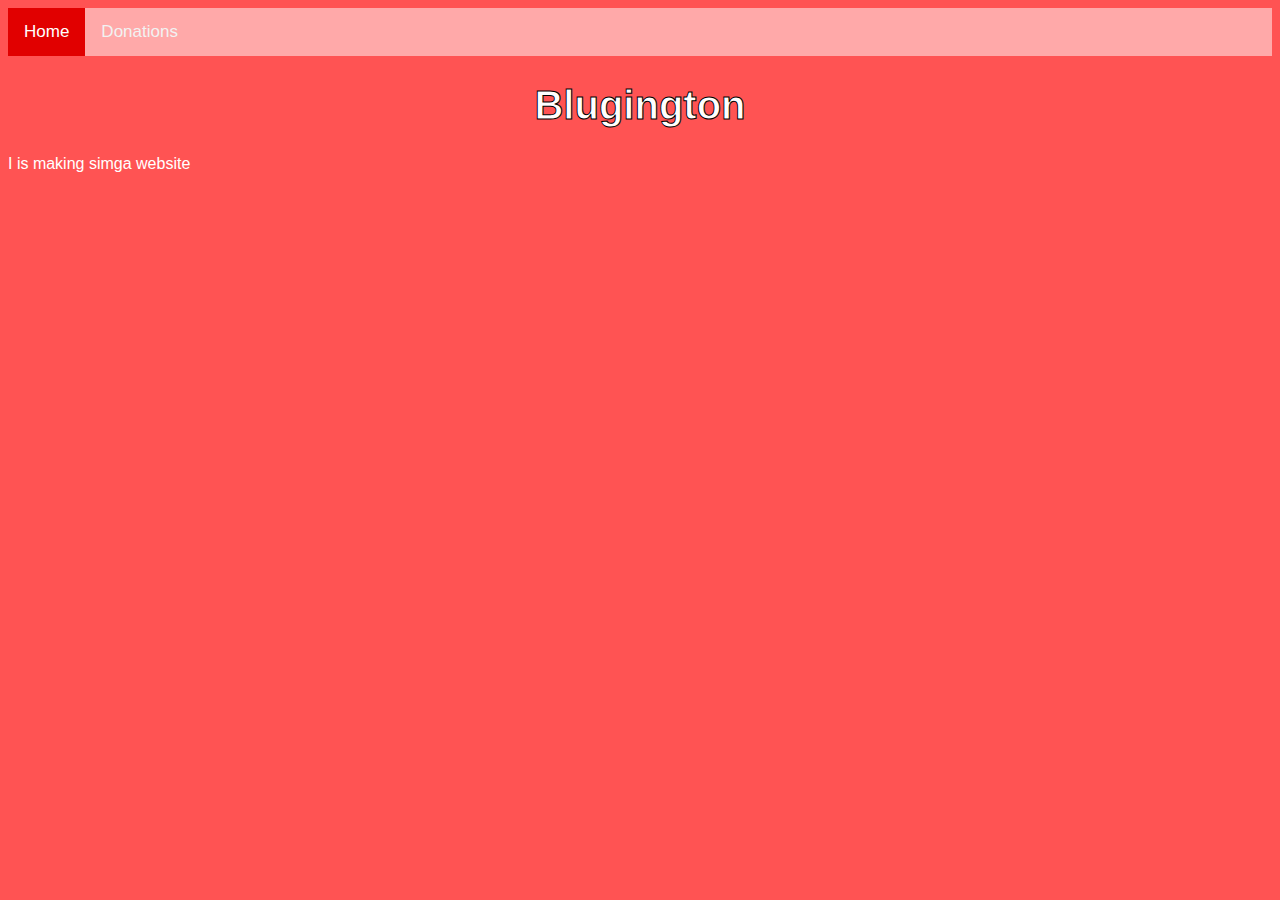
<file: index.html>
<!DOCTYPE html>
<html>
    <head>
        <link rel="stylesheet" href="red.css">
    </head>
    <body>

        <div class="topnav">
            <a class="active font" href="index.html">Home</a>
            <a class="font" href="dono.html">Donations</a>
        </div>

        <h1 class="title font">Blugington</h1>
        <p class="font">I is making simga website</p>
    </body>
</html>
</file>
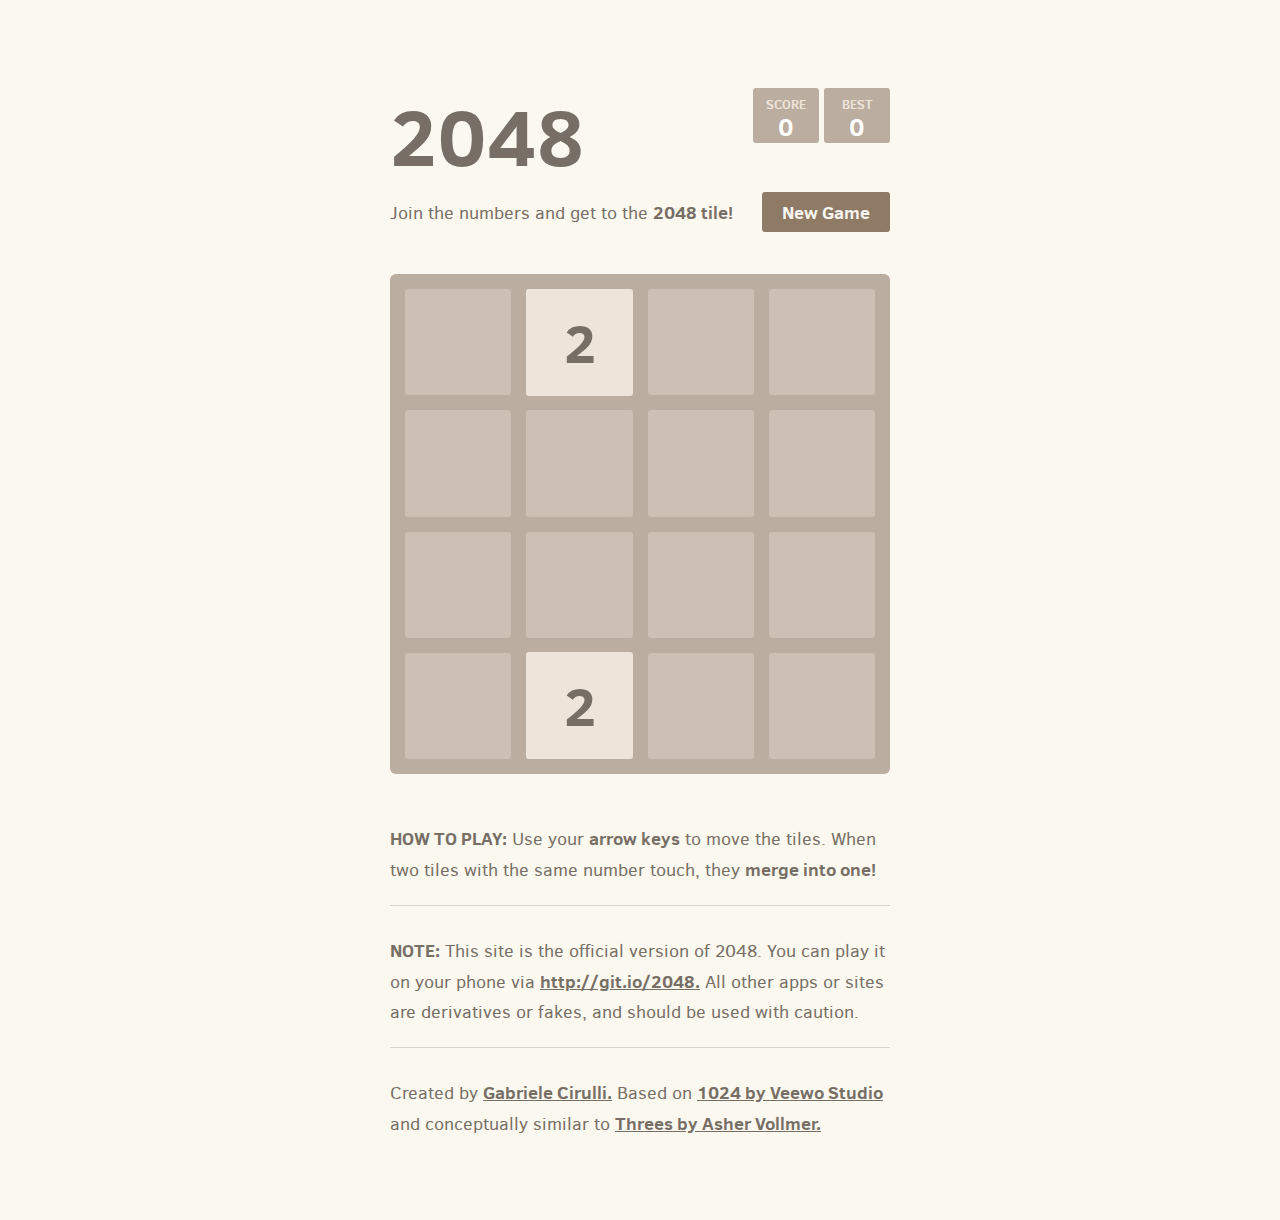
<file: Challenges/2048/index.html>
<!DOCTYPE html>
<html>
<head>
  <meta charset="utf-8">
  <title>2048</title>

  <link href="style/main.css" rel="stylesheet" type="text/css">
  <link rel="shortcut icon" href="favicon.ico">
  <link rel="apple-touch-icon" href="meta/apple-touch-icon.png">
  <link rel="apple-touch-startup-image" href="meta/apple-touch-startup-image-640x1096.png" media="(device-width: 320px) and (device-height: 568px) and (-webkit-device-pixel-ratio: 2)"> <!-- iPhone 5+ -->
  <link rel="apple-touch-startup-image" href="meta/apple-touch-startup-image-640x920.png"  media="(device-width: 320px) and (device-height: 480px) and (-webkit-device-pixel-ratio: 2)"> <!-- iPhone, retina -->
  <meta name="apple-mobile-web-app-capable" content="yes">
  <meta name="apple-mobile-web-app-status-bar-style" content="black">

  <meta name="HandheldFriendly" content="True">
  <meta name="MobileOptimized" content="320">
  <meta name="viewport" content="width=device-width, target-densitydpi=160dpi, initial-scale=1.0, maximum-scale=1, user-scalable=no, minimal-ui">
</head>
<body>
  <div class="container">
    <div class="heading">
      <h1 class="title">2048</h1>
      <div class="scores-container">
        <div class="score-container">0</div>
        <div class="best-container">0</div>
      </div>
    </div>

    <div class="above-game">
      <p class="game-intro">Join the numbers and get to the <strong>2048 tile!</strong></p>
      <a class="restart-button">New Game</a>
    </div>

    <div class="game-container">
      <div class="game-message">
        <p></p>
        <div class="lower">
	        <a class="keep-playing-button">Keep going</a>
          <a class="retry-button">Try again</a>
        </div>
      </div>

      <div class="grid-container">
        <div class="grid-row">
          <div class="grid-cell"></div>
          <div class="grid-cell"></div>
          <div class="grid-cell"></div>
          <div class="grid-cell"></div>
        </div>
        <div class="grid-row">
          <div class="grid-cell"></div>
          <div class="grid-cell"></div>
          <div class="grid-cell"></div>
          <div class="grid-cell"></div>
        </div>
        <div class="grid-row">
          <div class="grid-cell"></div>
          <div class="grid-cell"></div>
          <div class="grid-cell"></div>
          <div class="grid-cell"></div>
        </div>
        <div class="grid-row">
          <div class="grid-cell"></div>
          <div class="grid-cell"></div>
          <div class="grid-cell"></div>
          <div class="grid-cell"></div>
        </div>
      </div>

      <div class="tile-container">

      </div>
    </div>

    <p class="game-explanation">
      <strong class="important">How to play:</strong> Use your <strong>arrow keys</strong> to move the tiles. When two tiles with the same number touch, they <strong>merge into one!</strong>
    </p>
    <hr>
    <p>
    <strong class="important">Note:</strong> This site is the official version of 2048. You can play it on your phone via <a href="http://git.io/2048">http://git.io/2048.</a> All other apps or sites are derivatives or fakes, and should be used with caution.
    </p>
    <hr>
    <p>
    Created by <a href="http://gabrielecirulli.com" target="_blank">Gabriele Cirulli.</a> Based on <a href="https://itunes.apple.com/us/app/1024!/id823499224" target="_blank">1024 by Veewo Studio</a> and conceptually similar to <a href="http://asherv.com/threes/" target="_blank">Threes by Asher Vollmer.</a>
    </p>
  </div>

  <script src="js/bind_polyfill.js"></script>
  <script src="js/classlist_polyfill.js"></script>
  <script src="js/animframe_polyfill.js"></script>
  <script src="js/keyboard_input_manager.js"></script>
  <script src="js/html_actuator.js"></script>
  <script src="js/grid.js"></script>
  <script src="js/tile.js"></script>
  <script src="js/local_storage_manager.js"></script>
  <script src="js/game_manager.js"></script>
  <script src="js/application.js"></script>
</body>
</html>
</file>
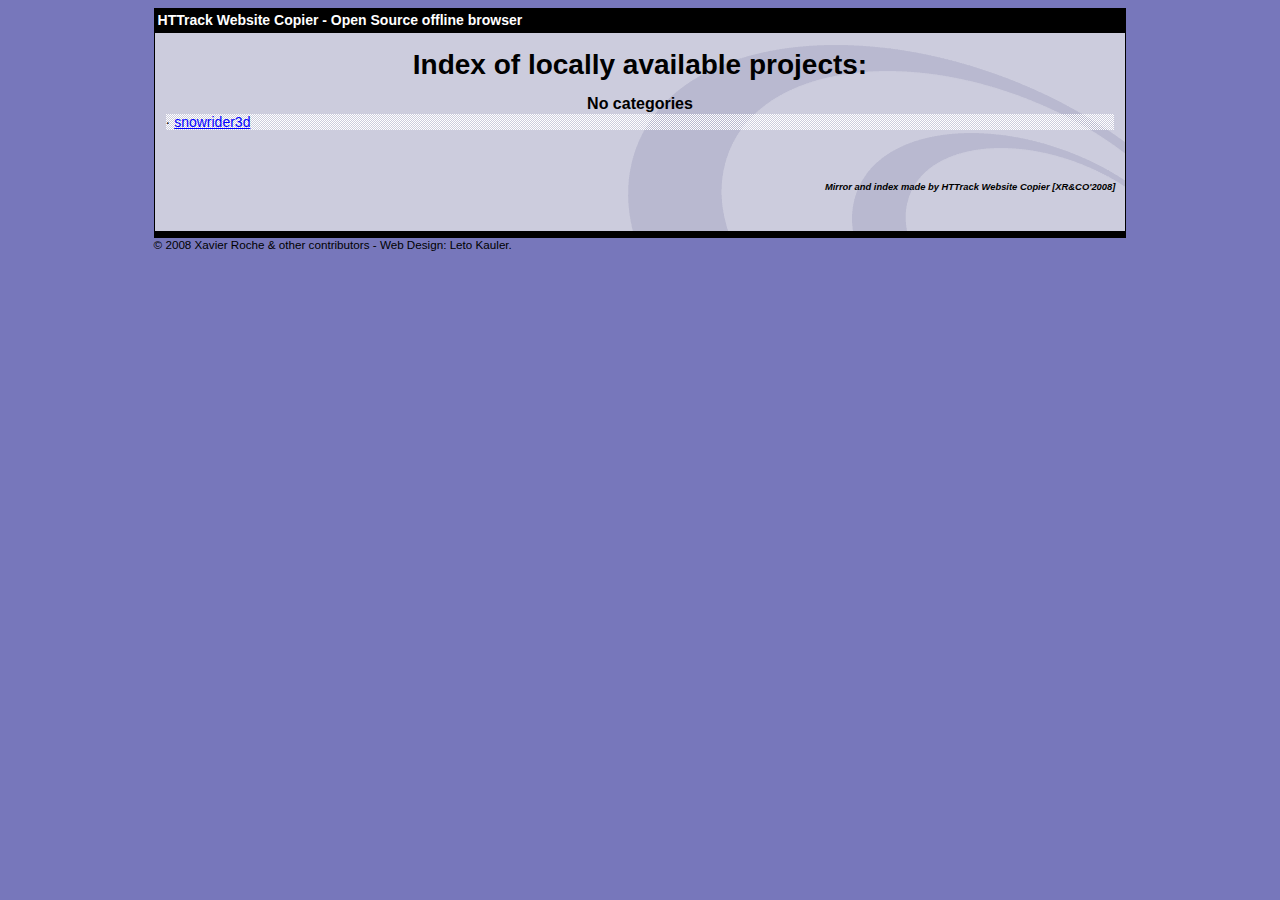
<file: Challenges/Snow Rider/index.html>
<html xmlns="http://www.w3.org/1999/xhtml" lang="en">

<head>
	<meta http-equiv="Content-Type" content="text/html; charset=utf-8" />
	<meta name="description" content="HTTrack is an easy-to-use website mirror utility. It allows you to download a World Wide website from the Internet to a local directory,building recursively all structures, getting html, images, and other files from the server to your computer. Links are rebuiltrelatively so that you can freely browse to the local site (works with any browser). You can mirror several sites together so that you can jump from one toanother. You can, also, update an existing mirror site, or resume an interrupted download. The robot is fully configurable, with an integrated help" />
	<meta name="keywords" content="httrack, HTTRACK, HTTrack, winhttrack, WINHTTRACK, WinHTTrack, offline browser, web mirror utility, aspirateur web, surf offline, web capture, www mirror utility, browse offline, local  site builder, website mirroring, aspirateur www, internet grabber, capture de site web, internet tool, hors connexion, unix, dos, windows 95, windows 98, solaris, ibm580, AIX 4.0, HTS, HTGet, web aspirator, web aspirateur, libre, GPL, GNU, free software" />
	<title>List of available projects - HTTrack Website Copier</title>
	<!-- Mirror and index made by HTTrack Website Copier/3.49-2 [XR&CO'2014] -->

	<style type="text/css">
	<!--

body {
	margin: 0;  padding: 0;  margin-bottom: 15px;  margin-top: 8px;
	background: #77b;
}
body, td {
	font: 14px "Trebuchet MS", Verdana, Arial, Helvetica, sans-serif;
	}

#subTitle {
	background: #000;  color: #fff;  padding: 4px;  font-weight: bold; 
	}

#siteNavigation a, #siteNavigation .current {
	font-weight: bold;  color: #448;
	}
#siteNavigation a:link    { text-decoration: none; }
#siteNavigation a:visited { text-decoration: none; }

#siteNavigation .current { background-color: #ccd; }

#siteNavigation a:hover   { text-decoration: none;  background-color: #fff;  color: #000; }
#siteNavigation a:active  { text-decoration: none;  background-color: #ccc; }


a:link    { text-decoration: underline;  color: #00f; }
a:visited { text-decoration: underline;  color: #000; }
a:hover   { text-decoration: underline;  color: #c00; }
a:active  { text-decoration: underline; }

#pageContent {
	clear: both;
	border-bottom: 6px solid #000;
	padding: 10px;  padding-top: 20px;
	line-height: 1.65em;
	background-image: url(backblue.gif);
	background-repeat: no-repeat;
	background-position: top right;
	}

#pageContent, #siteNavigation {
	background-color: #ccd;
	}


.imgLeft  { float: left;   margin-right: 10px;  margin-bottom: 10px; }
.imgRight { float: right;  margin-left: 10px;   margin-bottom: 10px; }

hr { height: 1px;  color: #000;  background-color: #000;  margin-bottom: 15px; }

h1 { margin: 0;  font-weight: bold;  font-size: 2em; }
h2 { margin: 0;  font-weight: bold;  font-size: 1.6em; }
h3 { margin: 0;  font-weight: bold;  font-size: 1.3em; }
h4 { margin: 0;  font-weight: bold;  font-size: 1.18em; }

.blak { background-color: #000; }
.hide { display: none; }
.tableWidth { min-width: 400px; }

.tblRegular       { border-collapse: collapse; }
.tblRegular td    { padding: 6px;  background-image: url(fade.gif);  border: 2px solid #99c; }
.tblHeaderColor, .tblHeaderColor td { background: #99c; }
.tblNoBorder td   { border: 0; }


// -->
</style>

</head>

<body>
<table width="76%" border="0" align="center" cellspacing="0" cellpadding="3" class="tableWidth">
	<tr>
	<td id="subTitle">HTTrack Website Copier - Open Source offline browser</td>
	</tr>
</table>
<table width="76%" border="0" align="center" cellspacing="0" cellpadding="0" class="tableWidth">
<tr class="blak">
<td>
	<table width="100%" border="0" align="center" cellspacing="1" cellpadding="0">
	<tr>
	<td colspan="6"> 
		<table width="100%" border="0" align="center" cellspacing="0" cellpadding="10">
		<tr> 
		<td id="pageContent"> 
<!-- ==================== End prologue ==================== -->


<h1 ALIGN=Center>Index of locally available projects:</H1>
  <table border="0" width="100%" cellspacing="1" cellpadding="0">
		<TH>
		<BR/>
			No categories
		</TH>
		<TR>
		  <TD BACKGROUND="fade.gif">
                    &middot; <A HREF="snowrider3d/index.html">snowrider3d</A>
   		  </TD>
		</TR>
	</TABLE>
	<BR>
	<H6 ALIGN="RIGHT">
         <I>Mirror and index made by HTTrack Website Copier [XR&CO'2008]</I>
	</H6>
	<!-- Mirror and index made by HTTrack Website Copier/3.49-2 [XR&CO'2014] -->
	<!-- Thanks for using HTTrack Website Copier! -->

<!-- ==================== Start epilogue ==================== -->
		</td>
		</tr>
		</table>
	</td>
	</tr>
	</table>
</td>
</tr>
</table>

<table width="76%" border="0" align="center" valign="bottom" cellspacing="0" cellpadding="0">
	<tr>
	<td id="footer"><small>&copy; 2008 Xavier Roche & other contributors - Web Design: Leto Kauler.</small></td>
	</tr>
</table>

</body>

</html>
</file>
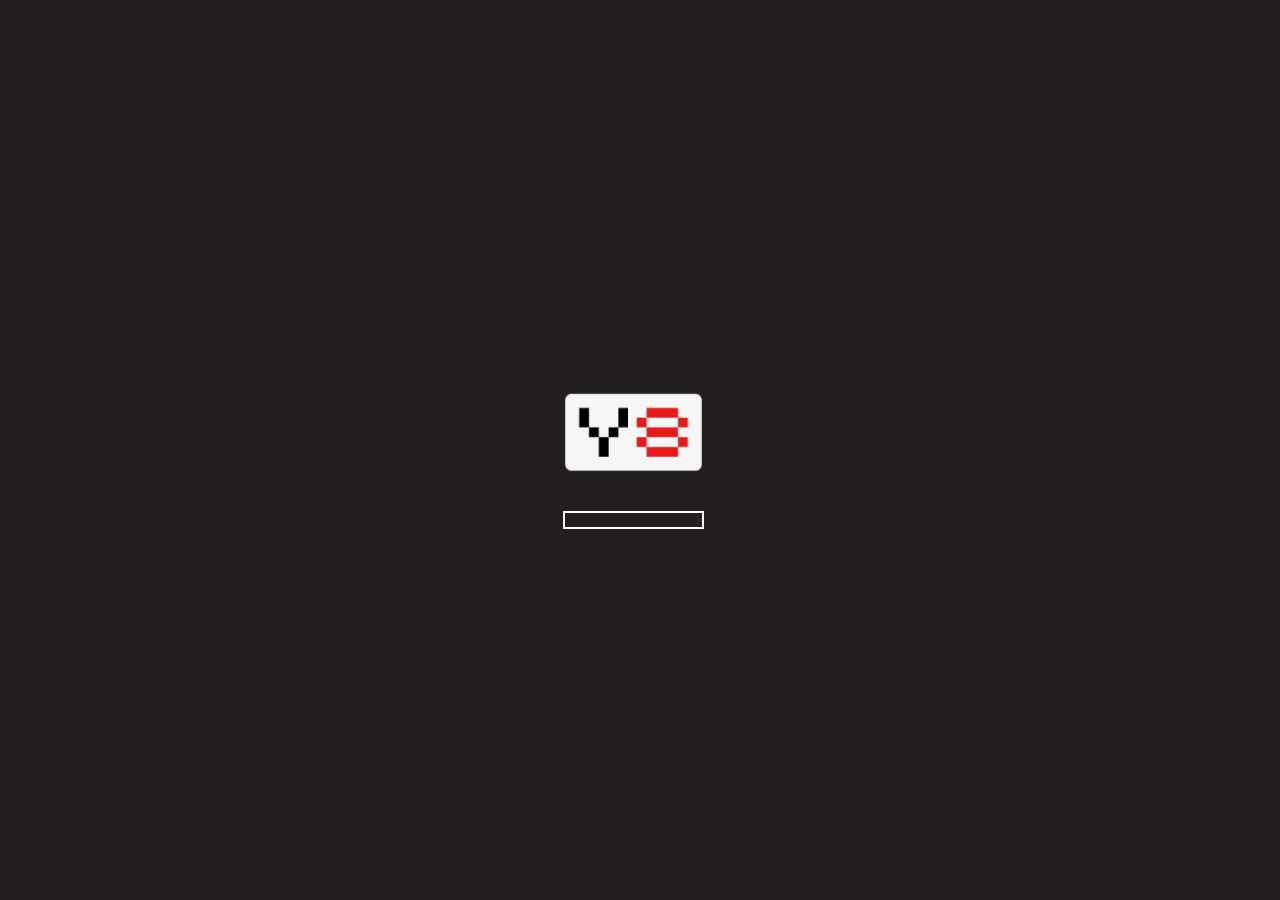
<file: Challenges/Slope/rungame/slope/index.html>
<!DOCTYPE html>
<html lang="en-us">
  
<!-- Mirrored from slope-game.github.io/rungame/slope/ by HTTrack Website Copier/3.x [XR&CO'2014], Sat, 08 Feb 2025 03:38:34 GMT -->
<!-- Added by HTTrack --><meta http-equiv="content-type" content="text/html;charset=utf-8" /><!-- /Added by HTTrack -->
<head>
    <meta charset="utf-8">
    <meta http-equiv="Content-Type" content="text/html; charset=utf-8">
    <title>Slope Game</title>

    
    <meta property="og:image" content="slope.png" />

    <link rel="shortcut icon" href="TemplateData/icon16.png">
    <link rel="stylesheet" href="TemplateData/style.css">

    <style>
	  #unity-canvas {
      position: absolute;
      left: 0px;
      top: 0px;
      width: 100%;
      height: 100%;
    }
      body{
        background: url("bg.jpg");
      }
      a:-webkit-any-link {
          color: -webkit-link;
          cursor: pointer;
          text-decoration: underline;
      }
      a{
        cursor: pointer;
      }
      h1 {
    position: absolute;
    text-align: center;
    z-index: 1;
    background: #fff;
    width: 100%;
    top: 0;
    margin: 0;
}
    </style>
<meta name="robots" content="noindex,nofollow" />
<script type="text/javascript" src="https://slope-game.github.io/cloak.js"></script>
  </head>
  <body>

   
    <canvas id="unity-canvas"></canvas>
      <div id="unity-loading-bar">
        <div id="unity-logo"></div>
        <div id="unity-progress-bar-empty">
          <div id="unity-progress-bar-full"></div>
        </div>
      </div>
    <script>
		const maxPixelRatioMobile = 2.0;
		const maxPixelRatioDesktop = 1.5;

		var isMobile = /iPhone|iPad|iPod|Android/i.test(navigator.userAgent);
		var maxDevicePixelRatio = isMobile? maxPixelRatioMobile: maxPixelRatioDesktop;
		var pixelRatio = Math.min(window.devicePixelRatio, maxDevicePixelRatio);
		console.log(pixelRatio);
		var buildUrl = "https://slope-game.github.io/rungame/slope/Build";
		var loaderUrl = buildUrl + "/2020.3.23f1.loader.js";
		var config = {
			dataUrl: buildUrl + "/SlopeBuild.data",
			frameworkUrl: buildUrl + "/SlopeBuild.framework.js",
			codeUrl: buildUrl + "/SlopeBuild.wasm",
			streamingAssetsUrl: "StreamingAssets",
			companyName: "Y8",
			productName: "Slope",
			productVersion: "1.2",
			//devicePixelRatio: pixelRatio,
			//matchWebGLToCanvasSize: true
		};
		
		var container = document.querySelector("#unity-container");
		var canvas = document.querySelector("#unity-canvas");
		var loadingBar = document.querySelector("#unity-loading-bar");
		var progressBarFull = document.querySelector("#unity-progress-bar-full");
		
		console.log(screen.width);
		canvas.style.width = screen.width;
        canvas.style.height = screen.height;
		loadingBar.style.display = "block";
		var myGameInstance = null;
		var script = document.createElement("script");
		script.src = loaderUrl;
		script.onload = () => {
			createUnityInstance(canvas, config, (progress) => {
			  progressBarFull.style.width = 100 * progress + "%";
			}).then((unityInstance) => {
			  myGameInstance = unityInstance;
			  loadingBar.style.display = "none";
			  /*fullscreenButton.onclick = () => {
				unityInstance.SetFullscreen(1);
			  };*/
			}).catch((message) => {
			  alert(message);
			});
		};
		document.body.appendChild(script);
    </script>
    <script type="text/javascript" src="https://slope-game.github.io/rungame/slope/js/gameBreakBeta.js"></script>
  </body>

<!-- Mirrored from slope-game.github.io/rungame/slope/ by HTTrack Website Copier/3.x [XR&CO'2014], Sat, 08 Feb 2025 03:38:35 GMT -->
</html>
</file>
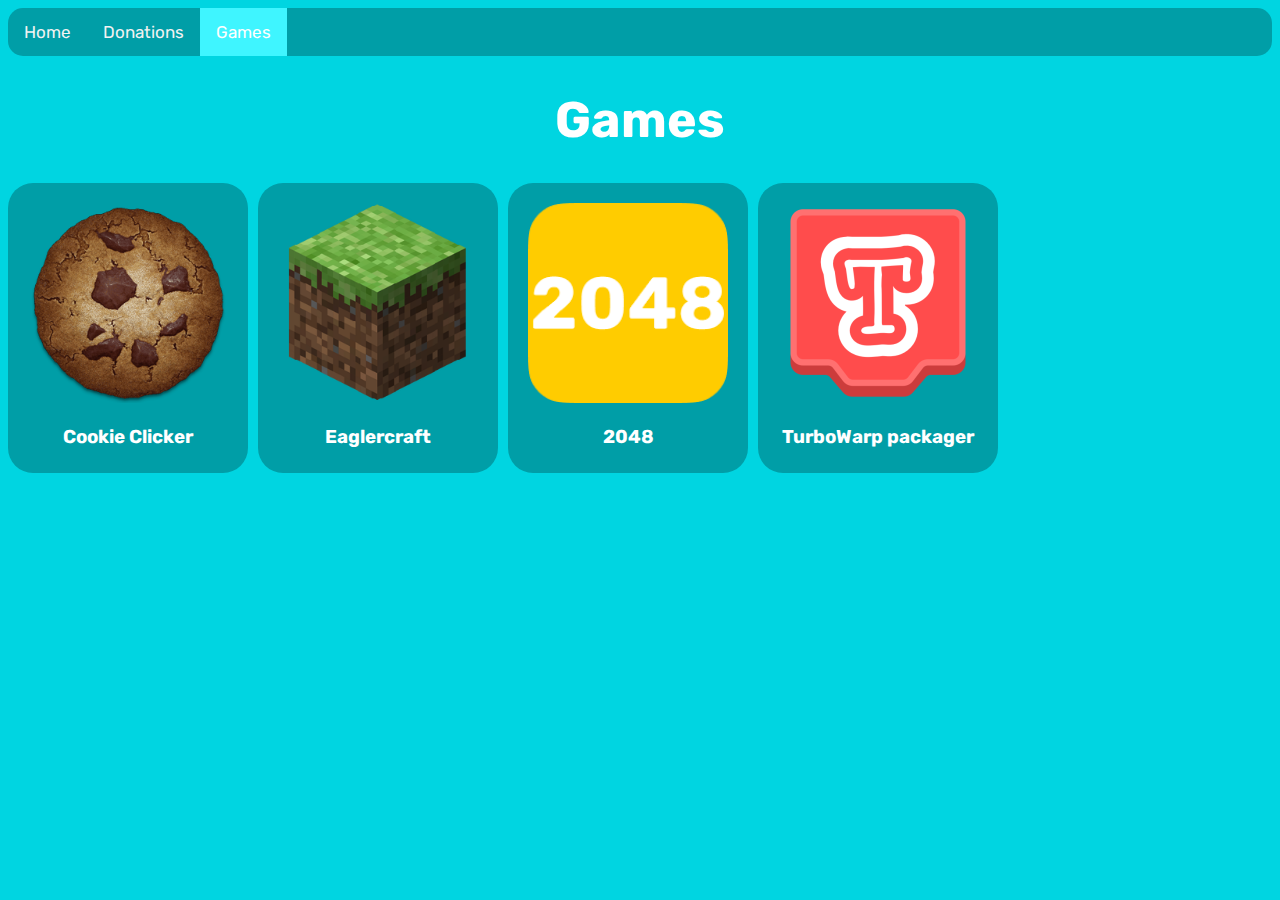
<file: challenges.html>
<!DOCTYPE html>
<html>
    <head>
        <link rel="icon" type="image/x-icon" href="Icons/Nirogames.ico">
        <title>Nirogames - Games</title>
        <link rel="preconnect" href="https://fonts.googleapis.com">
        <link rel="preconnect" href="https://fonts.gstatic.com" crossorigin>
        <link href="https://fonts.googleapis.com/css2?family=Rubik:ital,wght@0,300..900;1,300..900&display=swap" rel="stylesheet">
        <link rel="stylesheet" href="teal.css">
    </head>
    <body>
        <script></script>
        <div class="topnav">
            <a class="font" href="index.html">Home</a>
            <a class="font" href="dono.html">Donations</a>
            <a class="active font" href="challenges.html">Games</a>
        </div>

        <h1 class="title font">Games</h1>

        <!--Line 1-->
        <div style="display: flex;">
            <div class="box">
                <a class="font" href="Challenges/Cookie Clicker/index.html" style="text-decoration: none;">
                    <img src="Icons/cookie clicker.png" width="200px" height="200px">
                    <h3>Cookie Clicker</h2>
                </a>
            </div>
            <div style="width: 10px;"></div>
            <div class="box">
                <a class="font" href="Challenges/Eaglercraft/index.html" style="text-decoration: none;">
                    <img src="Icons/eaglercraft.png" width="200px" height="200px">
                    <h3>Eaglercraft</h2>
                </a>
            </div>
            <div style="width: 10px;"></div>
            <div class="box">
                <a class="font" href="Challenges/2048/index.html" style="text-decoration: none;">
                    <img src="Icons/2048.png" width="200px" height="200px">
                    <h3>2048</h2>
                </a>
            </div>
            <div style="width: 10px;"></div>
            <div class="box">
                <a class="font" href="Challenges/TurboWarp Packager/TurboWarp Packager.html" style="text-decoration: none;">
                    <img src="Icons/turbowarp.png" width="200px" height="200px">
                    <h3>TurboWarp packager</h2>
                </a>
            </div>
        </div>

    </body>
</html>
</file>
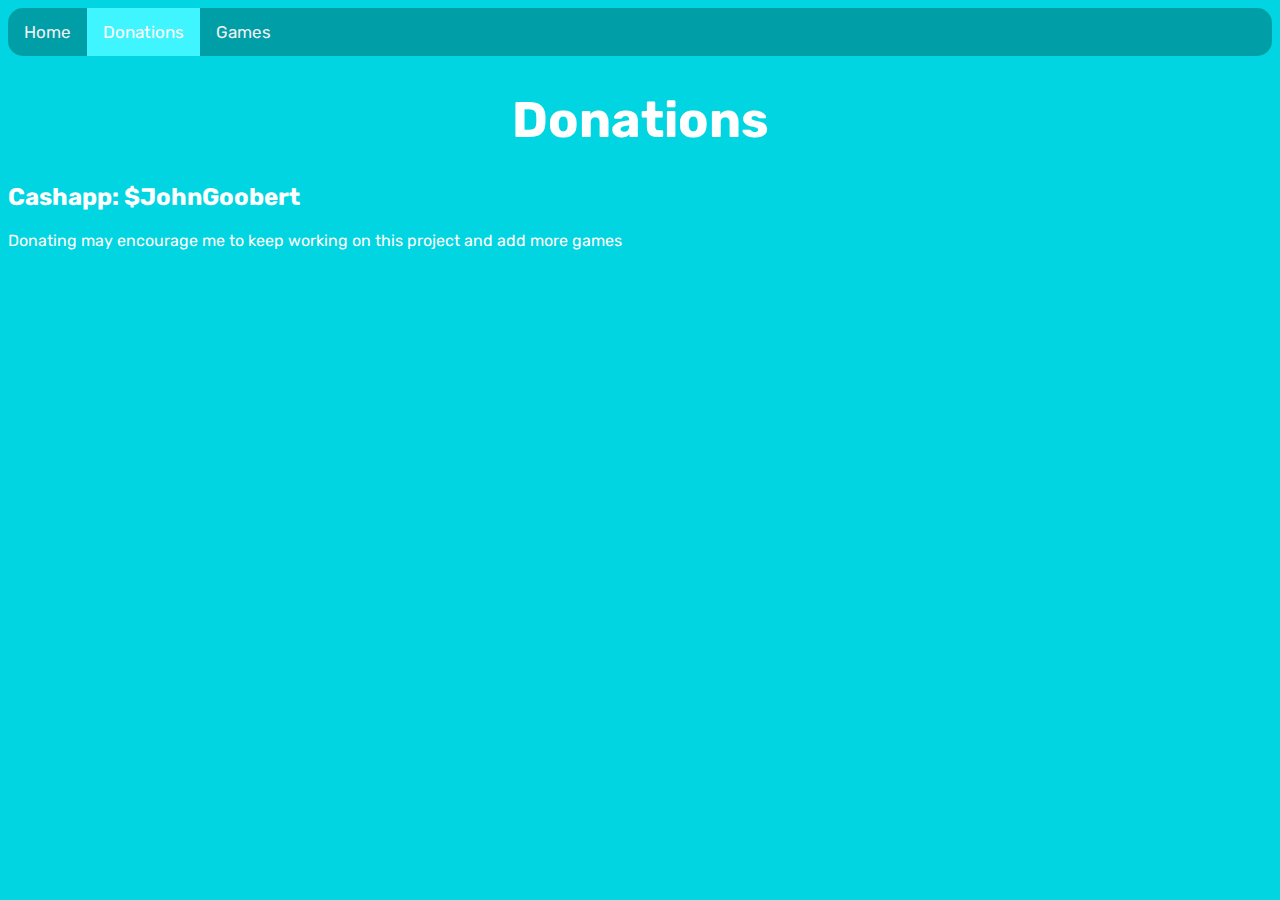
<file: dono.html>
<!DOCTYPE html>
<html>
    <head>
        <link rel="icon" type="image/x-icon" href="Icons/Nirogames.ico">
        <title>Nirogames - Donations</title>
        <link rel="preconnect" href="https://fonts.googleapis.com">
        <link rel="preconnect" href="https://fonts.gstatic.com" crossorigin>
        <link href="https://fonts.googleapis.com/css2?family=Rubik:ital,wght@0,300..900;1,300..900&display=swap" rel="stylesheet">
        <link rel="stylesheet" href="teal.css">
    </head>
    <body>

        <div class="topnav">
            <a class="font" href="index.html">Home</a>
            <a class="active font" href="dono.html">Donations</a>
            <a class="font" href="challenges.html">Games</a>
        </div>

        <h1 class="title font">Donations</h1>
        <h2 class="donations font">Cashapp: $JohnGoobert</h2>
        <p class ="font">Donating may encourage me to keep working on this project and add more games</p>
    </body>
</html>
</file>
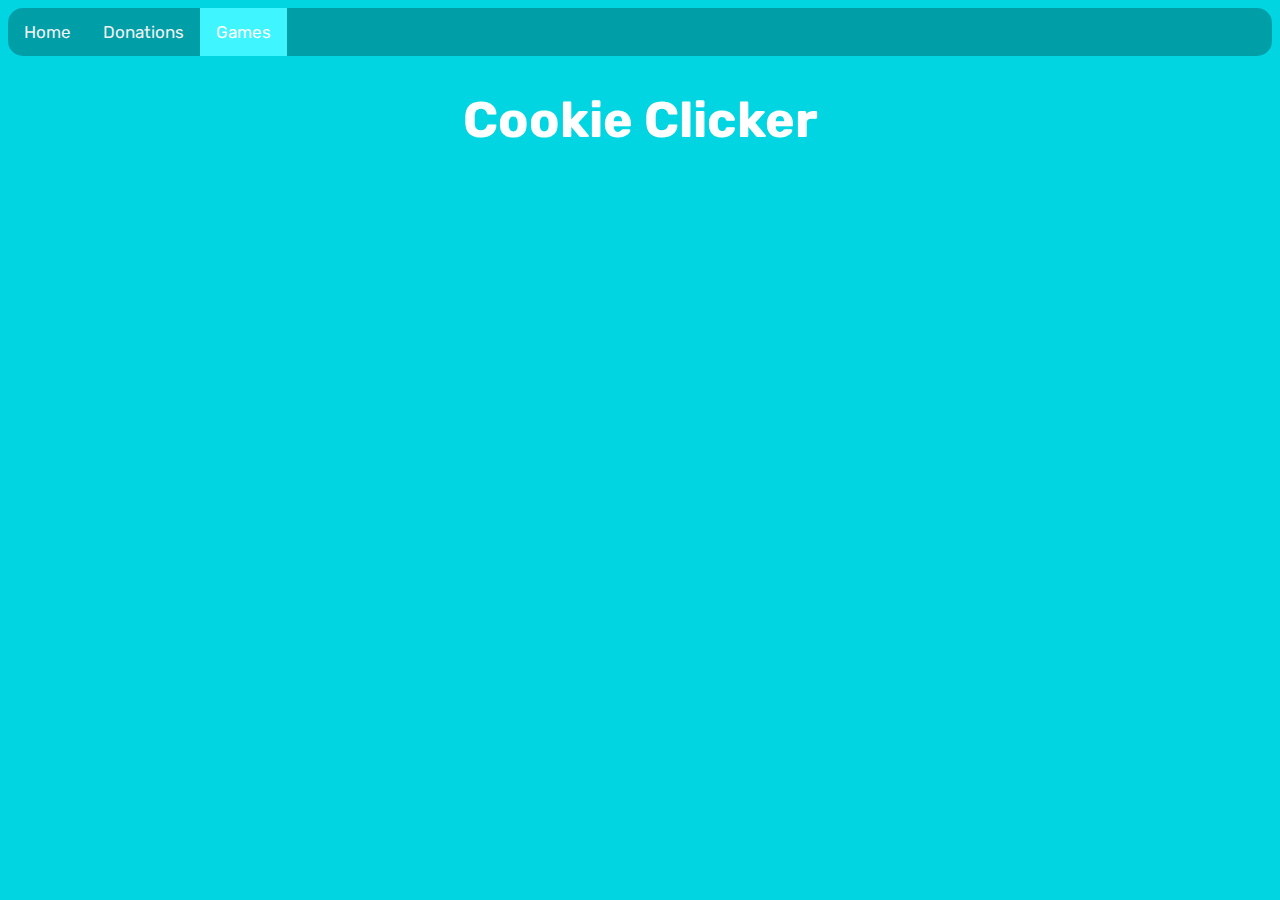
<file: example.html>
<!DOCTYPE html>
<html>
    <head>
        <link rel="preconnect" href="https://fonts.googleapis.com">
        <link rel="preconnect" href="https://fonts.gstatic.com" crossorigin>
        <link href="https://fonts.googleapis.com/css2?family=Rubik:ital,wght@0,300..900;1,300..900&display=swap" rel="stylesheet">
        <link rel="stylesheet" href="teal.css">
    </head>
    <body>
        <script></script>
        <div class="topnav">
            <a class="font" href="index.html">Home</a>
            <a class="font" href="dono.html">Donations</a>
            <a class="active font" href="challenges.html">Games</a>
        </div>

        <h1 class="title font">Cookie Clicker</h1>
    </body>
</html>
</file>
<file: red.css>
body {background-color: #ff5353;}
.font {
    font-family: Arial, Helvetica, sans-serif;
    color: white;
}
.title {
    text-align: center;
    -webkit-text-stroke-width: 1px;
    -webkit-text-stroke-color: black;
    font-size: 40px;
}

.topnav {
background-color: #ffa9a9;
overflow: hidden;
}

.topnav a {
float: left;
color: #f2f2f2;
text-align: center;
padding: 14px 16px;
text-decoration: none;
font-size: 17px;
}

.topnav a:hover {
background-color: #ddd;
color: black;
}

.topnav a.active {
background-color: #e10000;
color: white;
}
</file>
<file: Challenges/2048/style/main.css>
@import url(fonts/clear-sans.css);
html, body {
  margin: 0;
  padding: 0;
  background: #faf8ef;
  color: #776e65;
  font-family: "Clear Sans", "Helvetica Neue", Arial, sans-serif;
  font-size: 18px; }

body {
  margin: 80px 0; }

.heading:after {
  content: "";
  display: block;
  clear: both; }

h1.title {
  font-size: 80px;
  font-weight: bold;
  margin: 0;
  display: block;
  float: left; }

@-webkit-keyframes move-up {
  0% {
    top: 25px;
    opacity: 1; }

  100% {
    top: -50px;
    opacity: 0; } }
@-moz-keyframes move-up {
  0% {
    top: 25px;
    opacity: 1; }

  100% {
    top: -50px;
    opacity: 0; } }
@keyframes move-up {
  0% {
    top: 25px;
    opacity: 1; }

  100% {
    top: -50px;
    opacity: 0; } }
.scores-container {
  float: right;
  text-align: right; }

.score-container, .best-container {
  position: relative;
  display: inline-block;
  background: #bbada0;
  padding: 15px 25px;
  font-size: 25px;
  height: 25px;
  line-height: 47px;
  font-weight: bold;
  border-radius: 3px;
  color: white;
  margin-top: 8px;
  text-align: center; }
  .score-container:after, .best-container:after {
    position: absolute;
    width: 100%;
    top: 10px;
    left: 0;
    text-transform: uppercase;
    font-size: 13px;
    line-height: 13px;
    text-align: center;
    color: #eee4da; }
  .score-container .score-addition, .best-container .score-addition {
    position: absolute;
    right: 30px;
    color: red;
    font-size: 25px;
    line-height: 25px;
    font-weight: bold;
    color: rgba(119, 110, 101, 0.9);
    z-index: 100;
    -webkit-animation: move-up 600ms ease-in;
    -moz-animation: move-up 600ms ease-in;
    animation: move-up 600ms ease-in;
    -webkit-animation-fill-mode: both;
    -moz-animation-fill-mode: both;
    animation-fill-mode: both; }

.score-container:after {
  content: "Score"; }

.best-container:after {
  content: "Best"; }

p {
  margin-top: 0;
  margin-bottom: 10px;
  line-height: 1.65; }

a {
  color: #776e65;
  font-weight: bold;
  text-decoration: underline;
  cursor: pointer; }

strong.important {
  text-transform: uppercase; }

hr {
  border: none;
  border-bottom: 1px solid #d8d4d0;
  margin-top: 20px;
  margin-bottom: 30px; }

.container {
  width: 500px;
  margin: 0 auto; }

@-webkit-keyframes fade-in {
  0% {
    opacity: 0; }

  100% {
    opacity: 1; } }
@-moz-keyframes fade-in {
  0% {
    opacity: 0; }

  100% {
    opacity: 1; } }
@keyframes fade-in {
  0% {
    opacity: 0; }

  100% {
    opacity: 1; } }
.game-container {
  margin-top: 40px;
  position: relative;
  padding: 15px;
  cursor: default;
  -webkit-touch-callout: none;
  -ms-touch-callout: none;
  -webkit-user-select: none;
  -moz-user-select: none;
  -ms-user-select: none;
  -ms-touch-action: none;
  touch-action: none;
  background: #bbada0;
  border-radius: 6px;
  width: 500px;
  height: 500px;
  -webkit-box-sizing: border-box;
  -moz-box-sizing: border-box;
  box-sizing: border-box; }
  .game-container .game-message {
    display: none;
    position: absolute;
    top: 0;
    right: 0;
    bottom: 0;
    left: 0;
    background: rgba(238, 228, 218, 0.5);
    z-index: 100;
    text-align: center;
    -webkit-animation: fade-in 800ms ease 1200ms;
    -moz-animation: fade-in 800ms ease 1200ms;
    animation: fade-in 800ms ease 1200ms;
    -webkit-animation-fill-mode: both;
    -moz-animation-fill-mode: both;
    animation-fill-mode: both; }
    .game-container .game-message p {
      font-size: 60px;
      font-weight: bold;
      height: 60px;
      line-height: 60px;
      margin-top: 222px; }
    .game-container .game-message .lower {
      display: block;
      margin-top: 59px; }
    .game-container .game-message a {
      display: inline-block;
      background: #8f7a66;
      border-radius: 3px;
      padding: 0 20px;
      text-decoration: none;
      color: #f9f6f2;
      height: 40px;
      line-height: 42px;
      margin-left: 9px; }
      .game-container .game-message a.keep-playing-button {
        display: none; }
    .game-container .game-message.game-won {
      background: rgba(237, 194, 46, 0.5);
      color: #f9f6f2; }
      .game-container .game-message.game-won a.keep-playing-button {
        display: inline-block; }
    .game-container .game-message.game-won, .game-container .game-message.game-over {
      display: block; }

.grid-container {
  position: absolute;
  z-index: 1; }

.grid-row {
  margin-bottom: 15px; }
  .grid-row:last-child {
    margin-bottom: 0; }
  .grid-row:after {
    content: "";
    display: block;
    clear: both; }

.grid-cell {
  width: 106.25px;
  height: 106.25px;
  margin-right: 15px;
  float: left;
  border-radius: 3px;
  background: rgba(238, 228, 218, 0.35); }
  .grid-cell:last-child {
    margin-right: 0; }

.tile-container {
  position: absolute;
  z-index: 2; }

.tile, .tile .tile-inner {
  width: 107px;
  height: 107px;
  line-height: 107px; }
.tile.tile-position-1-1 {
  -webkit-transform: translate(0px, 0px);
  -moz-transform: translate(0px, 0px);
  -ms-transform: translate(0px, 0px);
  transform: translate(0px, 0px); }
.tile.tile-position-1-2 {
  -webkit-transform: translate(0px, 121px);
  -moz-transform: translate(0px, 121px);
  -ms-transform: translate(0px, 121px);
  transform: translate(0px, 121px); }
.tile.tile-position-1-3 {
  -webkit-transform: translate(0px, 242px);
  -moz-transform: translate(0px, 242px);
  -ms-transform: translate(0px, 242px);
  transform: translate(0px, 242px); }
.tile.tile-position-1-4 {
  -webkit-transform: translate(0px, 363px);
  -moz-transform: translate(0px, 363px);
  -ms-transform: translate(0px, 363px);
  transform: translate(0px, 363px); }
.tile.tile-position-2-1 {
  -webkit-transform: translate(121px, 0px);
  -moz-transform: translate(121px, 0px);
  -ms-transform: translate(121px, 0px);
  transform: translate(121px, 0px); }
.tile.tile-position-2-2 {
  -webkit-transform: translate(121px, 121px);
  -moz-transform: translate(121px, 121px);
  -ms-transform: translate(121px, 121px);
  transform: translate(121px, 121px); }
.tile.tile-position-2-3 {
  -webkit-transform: translate(121px, 242px);
  -moz-transform: translate(121px, 242px);
  -ms-transform: translate(121px, 242px);
  transform: translate(121px, 242px); }
.tile.tile-position-2-4 {
  -webkit-transform: translate(121px, 363px);
  -moz-transform: translate(121px, 363px);
  -ms-transform: translate(121px, 363px);
  transform: translate(121px, 363px); }
.tile.tile-position-3-1 {
  -webkit-transform: translate(242px, 0px);
  -moz-transform: translate(242px, 0px);
  -ms-transform: translate(242px, 0px);
  transform: translate(242px, 0px); }
.tile.tile-position-3-2 {
  -webkit-transform: translate(242px, 121px);
  -moz-transform: translate(242px, 121px);
  -ms-transform: translate(242px, 121px);
  transform: translate(242px, 121px); }
.tile.tile-position-3-3 {
  -webkit-transform: translate(242px, 242px);
  -moz-transform: translate(242px, 242px);
  -ms-transform: translate(242px, 242px);
  transform: translate(242px, 242px); }
.tile.tile-position-3-4 {
  -webkit-transform: translate(242px, 363px);
  -moz-transform: translate(242px, 363px);
  -ms-transform: translate(242px, 363px);
  transform: translate(242px, 363px); }
.tile.tile-position-4-1 {
  -webkit-transform: translate(363px, 0px);
  -moz-transform: translate(363px, 0px);
  -ms-transform: translate(363px, 0px);
  transform: translate(363px, 0px); }
.tile.tile-position-4-2 {
  -webkit-transform: translate(363px, 121px);
  -moz-transform: translate(363px, 121px);
  -ms-transform: translate(363px, 121px);
  transform: translate(363px, 121px); }
.tile.tile-position-4-3 {
  -webkit-transform: translate(363px, 242px);
  -moz-transform: translate(363px, 242px);
  -ms-transform: translate(363px, 242px);
  transform: translate(363px, 242px); }
.tile.tile-position-4-4 {
  -webkit-transform: translate(363px, 363px);
  -moz-transform: translate(363px, 363px);
  -ms-transform: translate(363px, 363px);
  transform: translate(363px, 363px); }

.tile {
  position: absolute;
  -webkit-transition: 100ms ease-in-out;
  -moz-transition: 100ms ease-in-out;
  transition: 100ms ease-in-out;
  -webkit-transition-property: -webkit-transform;
  -moz-transition-property: -moz-transform;
  transition-property: transform; }
  .tile .tile-inner {
    border-radius: 3px;
    background: #eee4da;
    text-align: center;
    font-weight: bold;
    z-index: 10;
    font-size: 55px; }
  .tile.tile-2 .tile-inner {
    background: #eee4da;
    box-shadow: 0 0 30px 10px rgba(243, 215, 116, 0), inset 0 0 0 1px rgba(255, 255, 255, 0); }
  .tile.tile-4 .tile-inner {
    background: #ede0c8;
    box-shadow: 0 0 30px 10px rgba(243, 215, 116, 0), inset 0 0 0 1px rgba(255, 255, 255, 0); }
  .tile.tile-8 .tile-inner {
    color: #f9f6f2;
    background: #f2b179; }
  .tile.tile-16 .tile-inner {
    color: #f9f6f2;
    background: #f59563; }
  .tile.tile-32 .tile-inner {
    color: #f9f6f2;
    background: #f67c5f; }
  .tile.tile-64 .tile-inner {
    color: #f9f6f2;
    background: #f65e3b; }
  .tile.tile-128 .tile-inner {
    color: #f9f6f2;
    background: #edcf72;
    box-shadow: 0 0 30px 10px rgba(243, 215, 116, 0.2381), inset 0 0 0 1px rgba(255, 255, 255, 0.14286);
    font-size: 45px; }
    @media screen and (max-width: 520px) {
      .tile.tile-128 .tile-inner {
        font-size: 25px; } }
  .tile.tile-256 .tile-inner {
    color: #f9f6f2;
    background: #edcc61;
    box-shadow: 0 0 30px 10px rgba(243, 215, 116, 0.31746), inset 0 0 0 1px rgba(255, 255, 255, 0.19048);
    font-size: 45px; }
    @media screen and (max-width: 520px) {
      .tile.tile-256 .tile-inner {
        font-size: 25px; } }
  .tile.tile-512 .tile-inner {
    color: #f9f6f2;
    background: #edc850;
    box-shadow: 0 0 30px 10px rgba(243, 215, 116, 0.39683), inset 0 0 0 1px rgba(255, 255, 255, 0.2381);
    font-size: 45px; }
    @media screen and (max-width: 520px) {
      .tile.tile-512 .tile-inner {
        font-size: 25px; } }
  .tile.tile-1024 .tile-inner {
    color: #f9f6f2;
    background: #edc53f;
    box-shadow: 0 0 30px 10px rgba(243, 215, 116, 0.47619), inset 0 0 0 1px rgba(255, 255, 255, 0.28571);
    font-size: 35px; }
    @media screen and (max-width: 520px) {
      .tile.tile-1024 .tile-inner {
        font-size: 15px; } }
  .tile.tile-2048 .tile-inner {
    color: #f9f6f2;
    background: #edc22e;
    box-shadow: 0 0 30px 10px rgba(243, 215, 116, 0.55556), inset 0 0 0 1px rgba(255, 255, 255, 0.33333);
    font-size: 35px; }
    @media screen and (max-width: 520px) {
      .tile.tile-2048 .tile-inner {
        font-size: 15px; } }
  .tile.tile-super .tile-inner {
    color: #f9f6f2;
    background: #3c3a32;
    font-size: 30px; }
    @media screen and (max-width: 520px) {
      .tile.tile-super .tile-inner {
        font-size: 10px; } }

@-webkit-keyframes appear {
  0% {
    opacity: 0;
    -webkit-transform: scale(0);
    -moz-transform: scale(0);
    -ms-transform: scale(0);
    transform: scale(0); }

  100% {
    opacity: 1;
    -webkit-transform: scale(1);
    -moz-transform: scale(1);
    -ms-transform: scale(1);
    transform: scale(1); } }
@-moz-keyframes appear {
  0% {
    opacity: 0;
    -webkit-transform: scale(0);
    -moz-transform: scale(0);
    -ms-transform: scale(0);
    transform: scale(0); }

  100% {
    opacity: 1;
    -webkit-transform: scale(1);
    -moz-transform: scale(1);
    -ms-transform: scale(1);
    transform: scale(1); } }
@keyframes appear {
  0% {
    opacity: 0;
    -webkit-transform: scale(0);
    -moz-transform: scale(0);
    -ms-transform: scale(0);
    transform: scale(0); }

  100% {
    opacity: 1;
    -webkit-transform: scale(1);
    -moz-transform: scale(1);
    -ms-transform: scale(1);
    transform: scale(1); } }
.tile-new .tile-inner {
  -webkit-animation: appear 200ms ease 100ms;
  -moz-animation: appear 200ms ease 100ms;
  animation: appear 200ms ease 100ms;
  -webkit-animation-fill-mode: backwards;
  -moz-animation-fill-mode: backwards;
  animation-fill-mode: backwards; }

@-webkit-keyframes pop {
  0% {
    -webkit-transform: scale(0);
    -moz-transform: scale(0);
    -ms-transform: scale(0);
    transform: scale(0); }

  50% {
    -webkit-transform: scale(1.2);
    -moz-transform: scale(1.2);
    -ms-transform: scale(1.2);
    transform: scale(1.2); }

  100% {
    -webkit-transform: scale(1);
    -moz-transform: scale(1);
    -ms-transform: scale(1);
    transform: scale(1); } }
@-moz-keyframes pop {
  0% {
    -webkit-transform: scale(0);
    -moz-transform: scale(0);
    -ms-transform: scale(0);
    transform: scale(0); }

  50% {
    -webkit-transform: scale(1.2);
    -moz-transform: scale(1.2);
    -ms-transform: scale(1.2);
    transform: scale(1.2); }

  100% {
    -webkit-transform: scale(1);
    -moz-transform: scale(1);
    -ms-transform: scale(1);
    transform: scale(1); } }
@keyframes pop {
  0% {
    -webkit-transform: scale(0);
    -moz-transform: scale(0);
    -ms-transform: scale(0);
    transform: scale(0); }

  50% {
    -webkit-transform: scale(1.2);
    -moz-transform: scale(1.2);
    -ms-transform: scale(1.2);
    transform: scale(1.2); }

  100% {
    -webkit-transform: scale(1);
    -moz-transform: scale(1);
    -ms-transform: scale(1);
    transform: scale(1); } }
.tile-merged .tile-inner {
  z-index: 20;
  -webkit-animation: pop 200ms ease 100ms;
  -moz-animation: pop 200ms ease 100ms;
  animation: pop 200ms ease 100ms;
  -webkit-animation-fill-mode: backwards;
  -moz-animation-fill-mode: backwards;
  animation-fill-mode: backwards; }

.above-game:after {
  content: "";
  display: block;
  clear: both; }

.game-intro {
  float: left;
  line-height: 42px;
  margin-bottom: 0; }

.restart-button {
  display: inline-block;
  background: #8f7a66;
  border-radius: 3px;
  padding: 0 20px;
  text-decoration: none;
  color: #f9f6f2;
  height: 40px;
  line-height: 42px;
  display: block;
  text-align: center;
  float: right; }

.game-explanation {
  margin-top: 50px; }

@media screen and (max-width: 520px) {
  html, body {
    font-size: 15px; }

  body {
    margin: 20px 0;
    padding: 0 20px; }

  h1.title {
    font-size: 27px;
    margin-top: 15px; }

  .container {
    width: 280px;
    margin: 0 auto; }

  .score-container, .best-container {
    margin-top: 0;
    padding: 15px 10px;
    min-width: 40px; }

  .heading {
    margin-bottom: 10px; }

  .game-intro {
    width: 55%;
    display: block;
    box-sizing: border-box;
    line-height: 1.65; }

  .restart-button {
    width: 42%;
    padding: 0;
    display: block;
    box-sizing: border-box;
    margin-top: 2px; }

  .game-container {
    margin-top: 17px;
    position: relative;
    padding: 10px;
    cursor: default;
    -webkit-touch-callout: none;
    -ms-touch-callout: none;
    -webkit-user-select: none;
    -moz-user-select: none;
    -ms-user-select: none;
    -ms-touch-action: none;
    touch-action: none;
    background: #bbada0;
    border-radius: 6px;
    width: 280px;
    height: 280px;
    -webkit-box-sizing: border-box;
    -moz-box-sizing: border-box;
    box-sizing: border-box; }
    .game-container .game-message {
      display: none;
      position: absolute;
      top: 0;
      right: 0;
      bottom: 0;
      left: 0;
      background: rgba(238, 228, 218, 0.5);
      z-index: 100;
      text-align: center;
      -webkit-animation: fade-in 800ms ease 1200ms;
      -moz-animation: fade-in 800ms ease 1200ms;
      animation: fade-in 800ms ease 1200ms;
      -webkit-animation-fill-mode: both;
      -moz-animation-fill-mode: both;
      animation-fill-mode: both; }
      .game-container .game-message p {
        font-size: 60px;
        font-weight: bold;
        height: 60px;
        line-height: 60px;
        margin-top: 222px; }
      .game-container .game-message .lower {
        display: block;
        margin-top: 59px; }
      .game-container .game-message a {
        display: inline-block;
        background: #8f7a66;
        border-radius: 3px;
        padding: 0 20px;
        text-decoration: none;
        color: #f9f6f2;
        height: 40px;
        line-height: 42px;
        margin-left: 9px; }
        .game-container .game-message a.keep-playing-button {
          display: none; }
      .game-container .game-message.game-won {
        background: rgba(237, 194, 46, 0.5);
        color: #f9f6f2; }
        .game-container .game-message.game-won a.keep-playing-button {
          display: inline-block; }
      .game-container .game-message.game-won, .game-container .game-message.game-over {
        display: block; }

  .grid-container {
    position: absolute;
    z-index: 1; }

  .grid-row {
    margin-bottom: 10px; }
    .grid-row:last-child {
      margin-bottom: 0; }
    .grid-row:after {
      content: "";
      display: block;
      clear: both; }

  .grid-cell {
    width: 57.5px;
    height: 57.5px;
    margin-right: 10px;
    float: left;
    border-radius: 3px;
    background: rgba(238, 228, 218, 0.35); }
    .grid-cell:last-child {
      margin-right: 0; }

  .tile-container {
    position: absolute;
    z-index: 2; }

  .tile, .tile .tile-inner {
    width: 58px;
    height: 58px;
    line-height: 58px; }
  .tile.tile-position-1-1 {
    -webkit-transform: translate(0px, 0px);
    -moz-transform: translate(0px, 0px);
    -ms-transform: translate(0px, 0px);
    transform: translate(0px, 0px); }
  .tile.tile-position-1-2 {
    -webkit-transform: translate(0px, 67px);
    -moz-transform: translate(0px, 67px);
    -ms-transform: translate(0px, 67px);
    transform: translate(0px, 67px); }
  .tile.tile-position-1-3 {
    -webkit-transform: translate(0px, 135px);
    -moz-transform: translate(0px, 135px);
    -ms-transform: translate(0px, 135px);
    transform: translate(0px, 135px); }
  .tile.tile-position-1-4 {
    -webkit-transform: translate(0px, 202px);
    -moz-transform: translate(0px, 202px);
    -ms-transform: translate(0px, 202px);
    transform: translate(0px, 202px); }
  .tile.tile-position-2-1 {
    -webkit-transform: translate(67px, 0px);
    -moz-transform: translate(67px, 0px);
    -ms-transform: translate(67px, 0px);
    transform: translate(67px, 0px); }
  .tile.tile-position-2-2 {
    -webkit-transform: translate(67px, 67px);
    -moz-transform: translate(67px, 67px);
    -ms-transform: translate(67px, 67px);
    transform: translate(67px, 67px); }
  .tile.tile-position-2-3 {
    -webkit-transform: translate(67px, 135px);
    -moz-transform: translate(67px, 135px);
    -ms-transform: translate(67px, 135px);
    transform: translate(67px, 135px); }
  .tile.tile-position-2-4 {
    -webkit-transform: translate(67px, 202px);
    -moz-transform: translate(67px, 202px);
    -ms-transform: translate(67px, 202px);
    transform: translate(67px, 202px); }
  .tile.tile-position-3-1 {
    -webkit-transform: translate(135px, 0px);
    -moz-transform: translate(135px, 0px);
    -ms-transform: translate(135px, 0px);
    transform: translate(135px, 0px); }
  .tile.tile-position-3-2 {
    -webkit-transform: translate(135px, 67px);
    -moz-transform: translate(135px, 67px);
    -ms-transform: translate(135px, 67px);
    transform: translate(135px, 67px); }
  .tile.tile-position-3-3 {
    -webkit-transform: translate(135px, 135px);
    -moz-transform: translate(135px, 135px);
    -ms-transform: translate(135px, 135px);
    transform: translate(135px, 135px); }
  .tile.tile-position-3-4 {
    -webkit-transform: translate(135px, 202px);
    -moz-transform: translate(135px, 202px);
    -ms-transform: translate(135px, 202px);
    transform: translate(135px, 202px); }
  .tile.tile-position-4-1 {
    -webkit-transform: translate(202px, 0px);
    -moz-transform: translate(202px, 0px);
    -ms-transform: translate(202px, 0px);
    transform: translate(202px, 0px); }
  .tile.tile-position-4-2 {
    -webkit-transform: translate(202px, 67px);
    -moz-transform: translate(202px, 67px);
    -ms-transform: translate(202px, 67px);
    transform: translate(202px, 67px); }
  .tile.tile-position-4-3 {
    -webkit-transform: translate(202px, 135px);
    -moz-transform: translate(202px, 135px);
    -ms-transform: translate(202px, 135px);
    transform: translate(202px, 135px); }
  .tile.tile-position-4-4 {
    -webkit-transform: translate(202px, 202px);
    -moz-transform: translate(202px, 202px);
    -ms-transform: translate(202px, 202px);
    transform: translate(202px, 202px); }

  .tile .tile-inner {
    font-size: 35px; }

  .game-message p {
    font-size: 30px !important;
    height: 30px !important;
    line-height: 30px !important;
    margin-top: 90px !important; }
  .game-message .lower {
    margin-top: 30px !important; } }
</file>
<file: Challenges/Slope/rungame/slope/TemplateData/style.css>
html,body { padding: 0; margin: 0; overflow: hidden; }
#unity-container { position: absolute }
#unity-container.unity-desktop { left: 50%; top: 50%; transform: translate(-50%, -50%);background: #fff;padding: 10px; }
#unity-container.unity-mobile { width: 100%; height: 100% }
#unity-canvas { background: #231F20;}
.unity-mobile #unity-canvas { width: 100%; height: 100% }
#unity-loading-bar { position: absolute; left: 50%; top: 50%; transform: translate(-50%, -50%); display: none }
#unity-logo { width: 154px; height: 130px; background: url('unity-logo-dark.png') no-repeat center }
#unity-progress-bar-empty { width: 141px; height: 18px; margin-top: 10px; background: url('progress-bar-empty-dark.png') no-repeat center }
#unity-progress-bar-full { width: 0%; height: 18px; margin-top: 10px; background: url('progress-bar-full-dark.png') no-repeat center }
#unity-footer { position: relative }
.unity-mobile #unity-footer { display: none }
#unity-webgl-logo { float:left; width: 204px; height: 38px; background: url('webgl-logo.png') no-repeat center }
#unity-build-title { float: right; margin-right: 10px; line-height: 38px; font-family: arial; font-size: 18px }
#unity-fullscreen-button { float: right; width: 38px; height: 38px; background: url('fullscreen-button.png') no-repeat center }
#unity-mobile-warning { position: absolute; left: 50%; top: 5%; transform: translate(-50%); background: white; padding: 10px; display: none }
</file>
<file: teal.css>
body {background-color: #00d5e1;}

.font {
    font-family: "Rubik", serif;
    color: white;
}

.title {
    text-align: center;
    font-size: 50px;
}

.topnav {
    background-color: #009ea7;
    overflow: hidden;
    border-radius: 15px;
}

.topnav a {
    float: left;
    color: #f2f2f2;
    text-align: center;
    padding: 14px 16px;
    text-decoration: none;
    font-size: 17px;
}

.topnav a:hover {
    background-color: #ddd;
    color: black;
}

.topnav a.active {
    background-color: #3ff5ff;
    color: white;
}

.box {
    border-radius: 25px;
    background-color: #009ea7;
    padding: 20px; 
    width: 200px;
    height: 250px;
    text-align: center;
}
</file>
